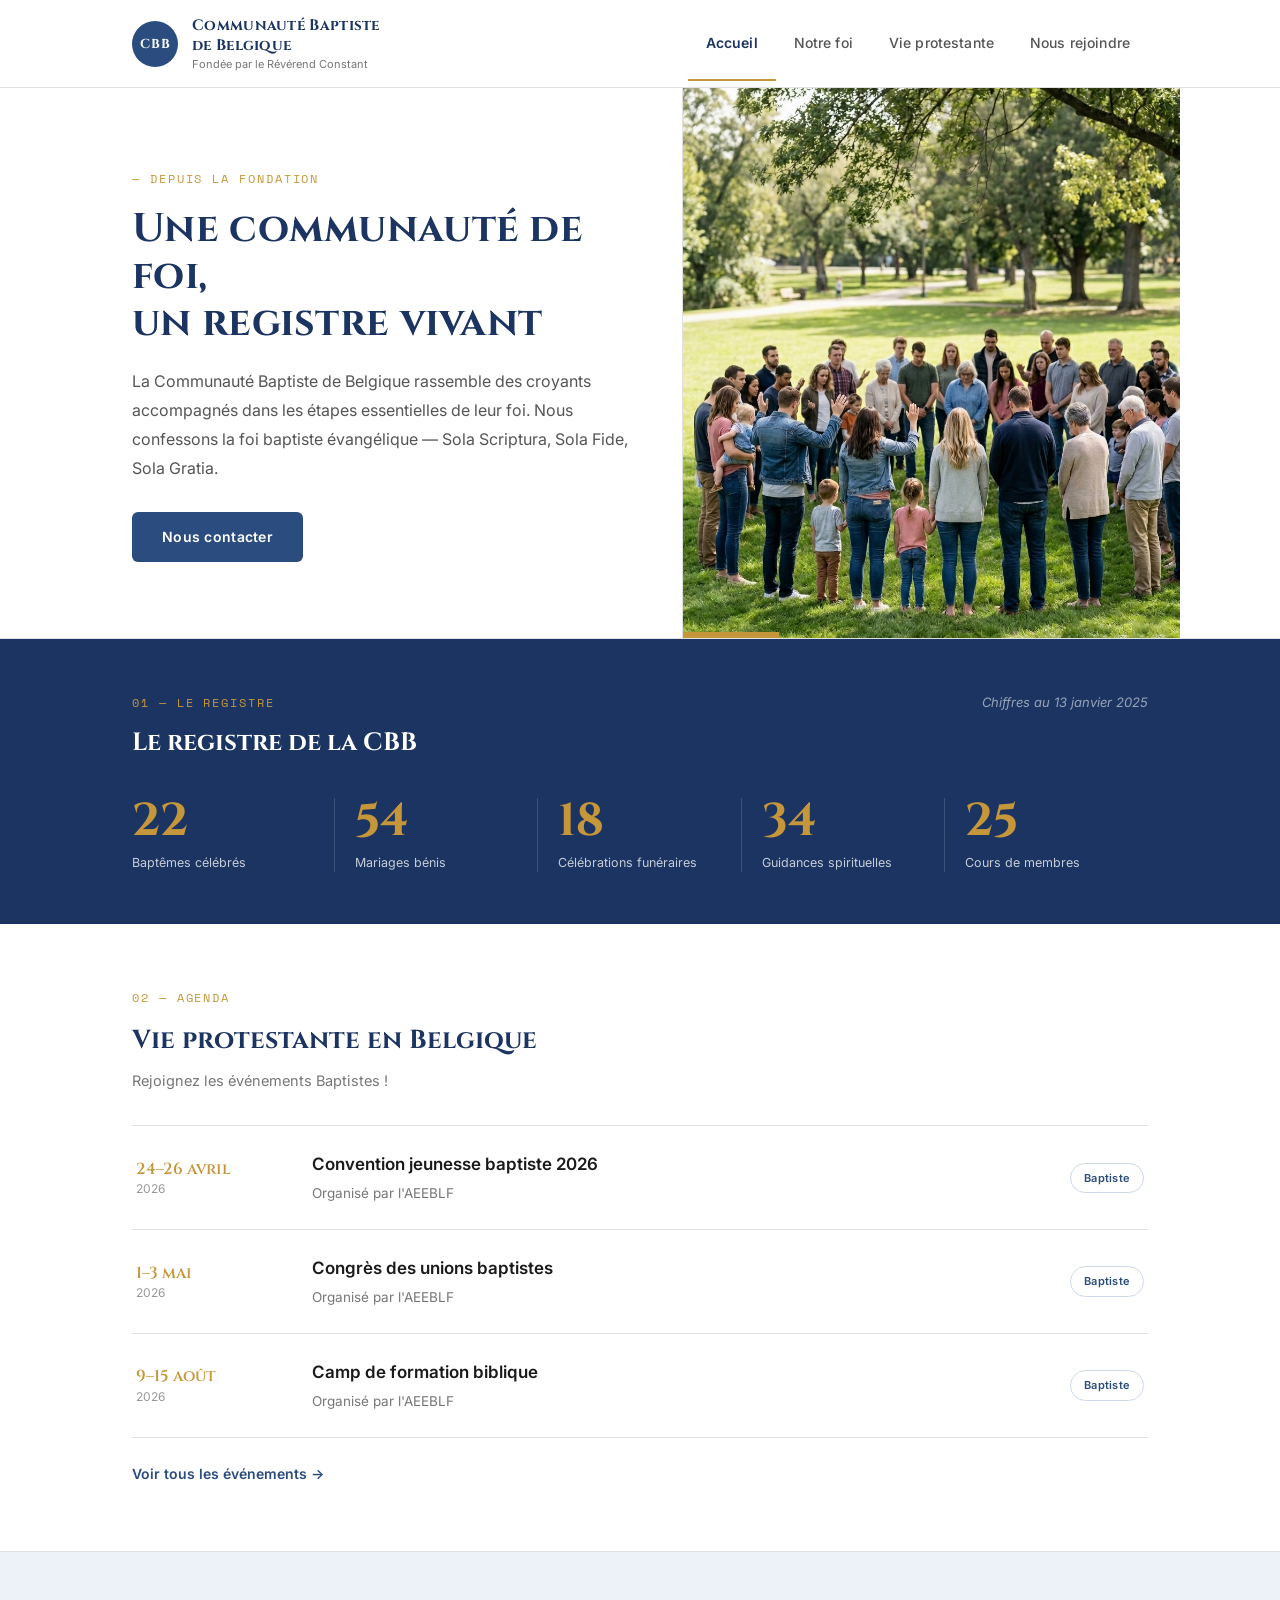
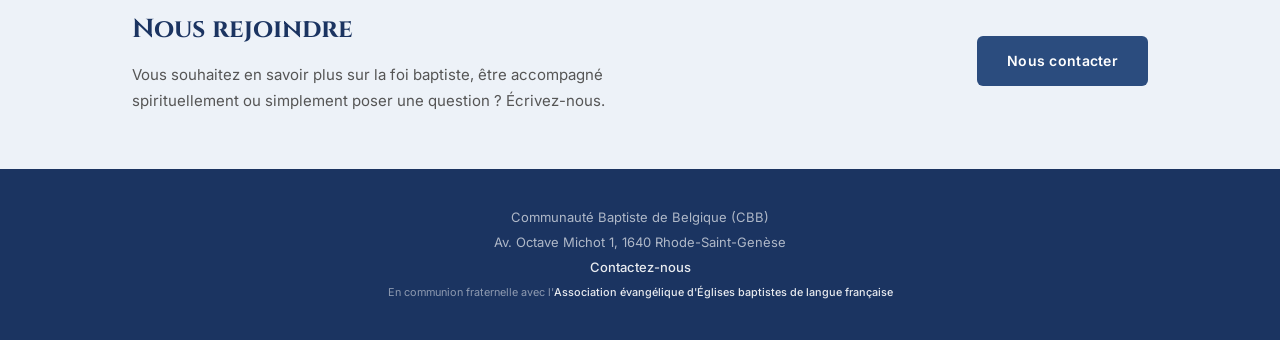
<file: index.html>
<!DOCTYPE html>
<html lang="fr">
<head>
  <meta charset="UTF-8">
  <meta name="viewport" content="width=device-width, initial-scale=1.0">
  <title>Communauté Baptiste de Belgique — Baptistes de Belgique</title>
  <meta name="description" content="La Communauté Baptiste de Belgique (CBB) — votre porte d'entrée vers le protestantisme baptiste en Belgique. Registre des célébrations, vie protestante, annuaire des églises.">
  <link rel="canonical" href="https://www.baptistesdebelgique.be/" />
  <link href="https://fonts.googleapis.com/css2?family=Cinzel:wght@400;500;600;700&family=Inter:wght@400;500;600;700&family=Space+Mono:wght@400;700&display=swap" rel="stylesheet">
  <link rel="stylesheet" href="style.css">
</head>
<body>

  <!-- ===== HEADER ===== -->
  <header class="site-header">
    <div class="header-inner">
      <a href="index.html" class="site-logo">
        <div class="logo-circle">CBB</div>
        <div class="logo-text">
          Communauté Baptiste<br>de Belgique
          <small>Fondée par le Révérend Constant</small>
        </div>
      </a>
      <button class="hamburger" onclick="document.querySelector('.main-nav').classList.toggle('open')" aria-label="Menu">
        <span></span><span></span><span></span>
      </button>
      <nav class="main-nav">
        <a href="index.html" class="active">Accueil</a>
        <a href="foi.html">Notre foi</a>
        <a href="vie-protestante.html">Vie protestante</a>
        <a href="contact.html">Nous rejoindre</a>
      </nav>
    </div>
  </header>

  <!-- ===== HERO ===== -->
  <section class="hero hero--split">
    <div class="hero-inner">
      <div class="hero-copy">
        <span class="eyebrow">— Depuis la fondation</span>
        <h1>Une communauté de foi,<br>un registre vivant</h1>
        <p>La Communauté Baptiste de Belgique rassemble des croyants accompagnés dans les étapes essentielles de leur foi. Nous confessons la foi baptiste évangélique — Sola Scriptura, Sola Fide, Sola Gratia.</p>
        <a href="contact.html" class="btn">Nous contacter</a>
      </div>
      <div class="hero-media">
        <img src="assemblee.jpg" alt="Assemblée de la Communauté Baptiste de Belgique réunie en plein air">
      </div>
    </div>
  </section>

  <!-- ===== REGISTRE ===== -->
  <section class="registre-band">
    <div class="band-inner">
      <div class="registre-head">
        <div>
          <span class="eyebrow">01 — Le registre</span>
          <h2>Le registre de la CBB</h2>
        </div>
        <div class="registre-date">Chiffres au 13 janvier 2025</div>
      </div>
      <div class="registre-row">
        <div class="registre-stat"><div class="nombre">22</div><div class="label">Baptêmes célébrés</div></div>
        <div class="registre-stat"><div class="nombre">54</div><div class="label">Mariages bénis</div></div>
        <div class="registre-stat"><div class="nombre">18</div><div class="label">Célébrations funéraires</div></div>
        <div class="registre-stat"><div class="nombre">34</div><div class="label">Guidances spirituelles</div></div>
        <div class="registre-stat"><div class="nombre">25</div><div class="label">Cours de membres</div></div>
      </div>
    </div>
  </section>

  <!-- ===== VIE PROTESTANTE (aperçu) ===== -->
  <section class="section">
    <div class="section-head">
      <span class="eyebrow">02 — Agenda</span>
      <h2 class="section-title">Vie protestante en Belgique</h2>
      <p class="section-subtitle">Rejoignez les événements Baptistes !</p>
    </div>

    <div class="event-list">
      <a href="https://associationbaptiste.org" target="_blank" rel="noopener" class="event-row">
        <div class="event-date">24–26 avril<span>2026</span></div>
        <div class="event-info">
          <h3>Convention jeunesse baptiste 2026</h3>
          <div class="event-meta">Organisé par l'AEEBLF</div>
        </div>
        <span class="event-badge">Baptiste</span>
      </a>
      <a href="https://associationbaptiste.org" target="_blank" rel="noopener" class="event-row">
        <div class="event-date">1–3 mai<span>2026</span></div>
        <div class="event-info">
          <h3>Congrès des unions baptistes</h3>
          <div class="event-meta">Organisé par l'AEEBLF</div>
        </div>
        <span class="event-badge">Baptiste</span>
      </a>
      <a href="https://associationbaptiste.org" target="_blank" rel="noopener" class="event-row">
        <div class="event-date">9–15 août<span>2026</span></div>
        <div class="event-info">
          <h3>Camp de formation biblique</h3>
          <div class="event-meta">Organisé par l'AEEBLF</div>
        </div>
        <span class="event-badge">Baptiste</span>
      </a>
    </div>

    <p class="section-more"><a href="vie-protestante.html">Voir tous les événements &rarr;</a></p>
  </section>

  <!-- ===== CTA NOUS REJOINDRE ===== -->
  <section class="cta-band">
    <div class="cta-inner">
      <div>
        <h3>Nous rejoindre</h3>
        <p>Vous souhaitez en savoir plus sur la foi baptiste, être accompagné spirituellement ou simplement poser une question ? Écrivez-nous.</p>
      </div>
      <a href="contact.html" class="btn">Nous contacter</a>
    </div>
  </section>

  <!-- ===== FOOTER ===== -->
  <footer class="site-footer">
    Communauté Baptiste de Belgique (CBB)<br>
    Av. Octave Michot 1, 1640 Rhode-Saint-Genèse<br>
    <a href="contact.html">Contactez-nous</a><br>
    <small>En communion fraternelle avec l'<a href="https://associationbaptiste.org" target="_blank" rel="noopener">Association évangélique d'Églises baptistes de langue française</a></small>
  </footer>

</body>
</html>
</file>
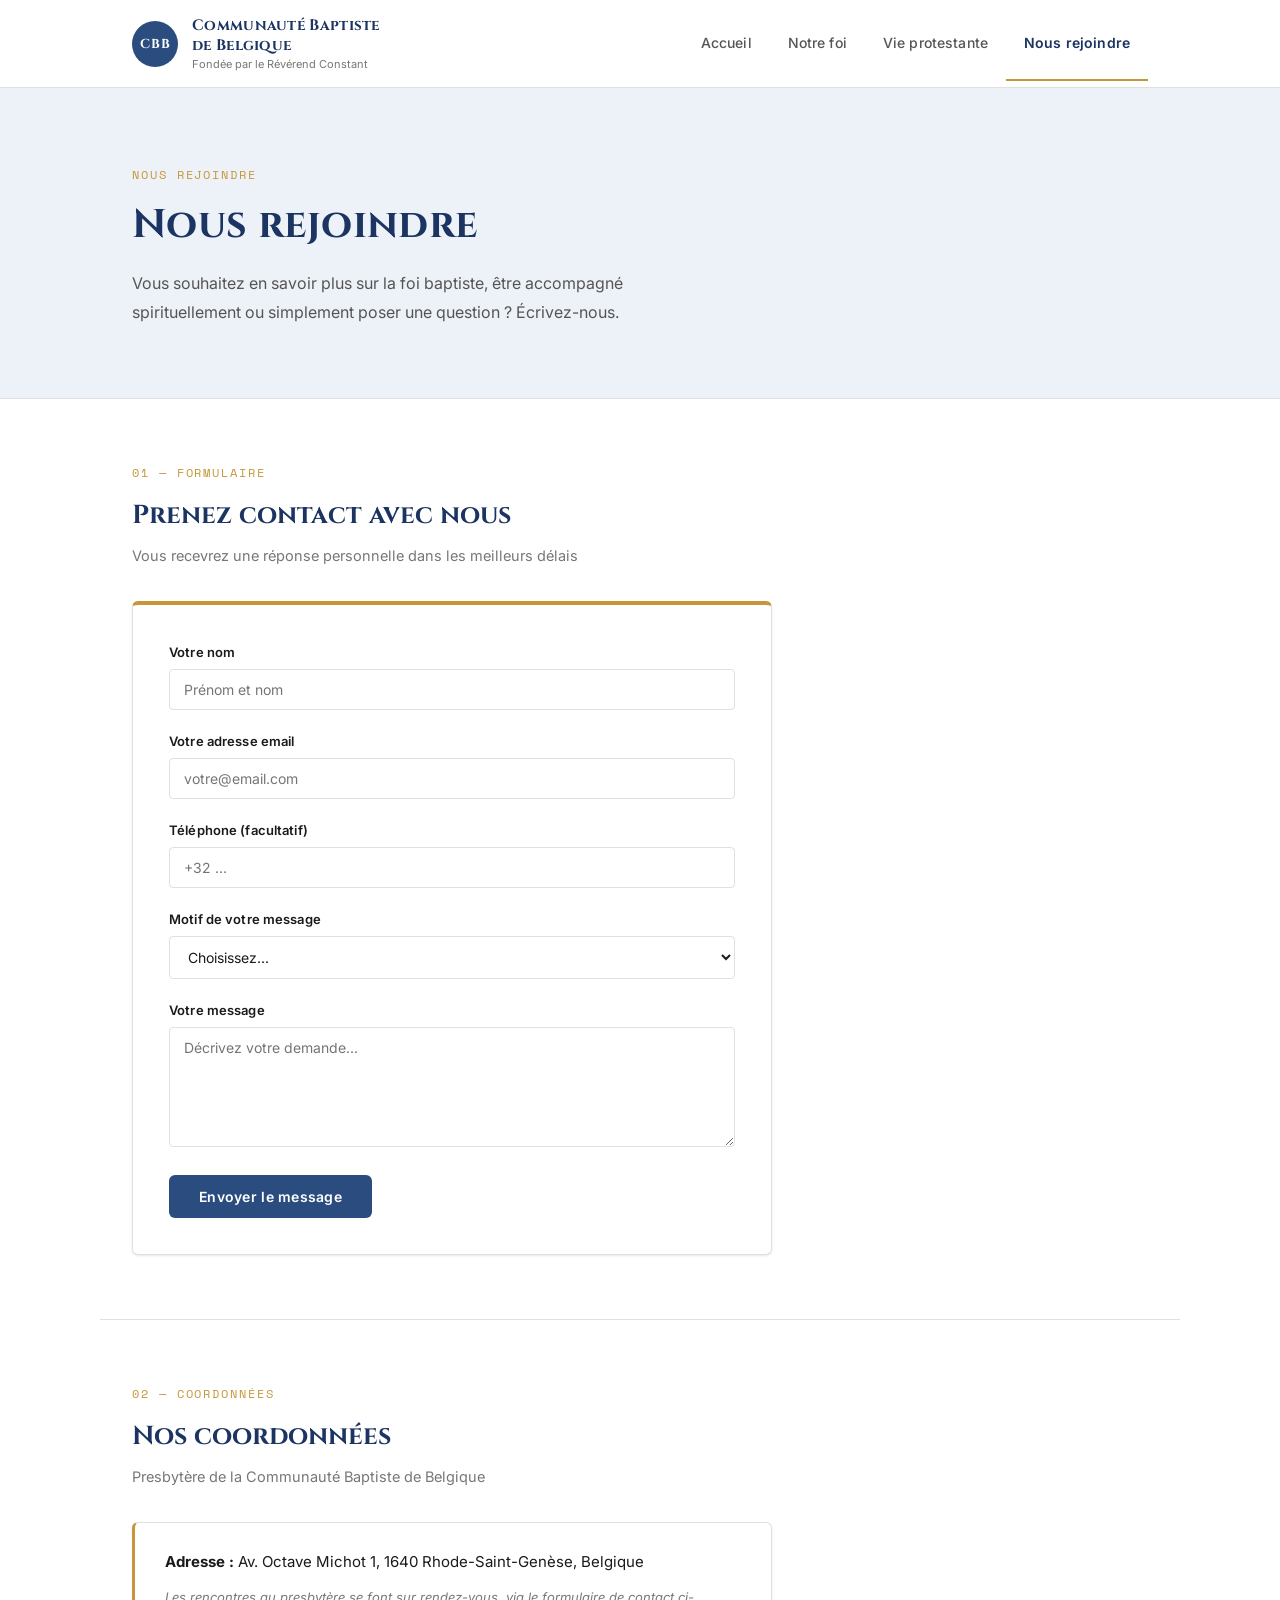
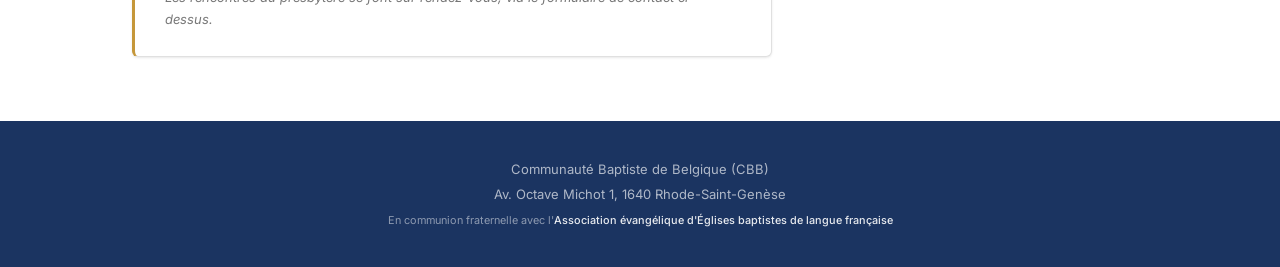
<file: contact.html>
<!DOCTYPE html>
<html lang="fr">
<head>
  <meta charset="UTF-8">
  <meta name="viewport" content="width=device-width, initial-scale=1.0">
  <title>Nous rejoindre — Communauté Baptiste de Belgique</title>
  <meta name="description" content="Contactez la Communauté Baptiste de Belgique. Vous souhaitez en savoir plus sur la foi baptiste, être accompagné spirituellement ou rejoindre notre communauté ?">
  <link rel="canonical" href="https://www.baptistesdebelgique.be/contact.html" />
  <link href="https://fonts.googleapis.com/css2?family=Cinzel:wght@400;500;600;700&family=Inter:wght@400;500;600;700&family=Space+Mono:wght@400;700&display=swap" rel="stylesheet">
  <link rel="stylesheet" href="style.css">
</head>
<body>

  <!-- ===== HEADER ===== -->
  <header class="site-header">
    <div class="header-inner">
      <a href="index.html" class="site-logo">
        <div class="logo-circle">CBB</div>
        <div class="logo-text">
          Communauté Baptiste<br>de Belgique
          <small>Fondée par le Révérend Constant</small>
        </div>
      </a>
      <button class="hamburger" onclick="document.querySelector('.main-nav').classList.toggle('open')" aria-label="Menu">
        <span></span><span></span><span></span>
      </button>
      <nav class="main-nav">
        <a href="index.html">Accueil</a>
        <a href="foi.html">Notre foi</a>
        <a href="vie-protestante.html">Vie protestante</a>
        <a href="contact.html" class="active">Nous rejoindre</a>
      </nav>
    </div>
  </header>

  <!-- ===== HERO ===== -->
  <section class="hero">
    <div class="hero-inner">
      <span class="eyebrow">Nous rejoindre</span>
      <h1>Nous rejoindre</h1>
      <p>Vous souhaitez en savoir plus sur la foi baptiste, être accompagné spirituellement ou simplement poser une question ? Écrivez-nous.</p>
    </div>
  </section>

  <!-- ===== FORMULAIRE ===== -->
  <section class="section">
    <div class="section-head">
      <span class="eyebrow">01 — Formulaire</span>
      <h2 class="section-title">Prenez contact avec nous</h2>
      <p class="section-subtitle">Vous recevrez une réponse personnelle dans les meilleurs délais</p>
    </div>

    <!-- Formulaire Formspree (gratuit jusqu'a 50 envois/mois).
         Vérifier que l'attribut action ci-dessous pointe vers le bon endpoint Formspree. -->
    <form class="contact-form" action="https://formspree.io/f/VOTRE_ID_FORMSPREE" method="POST">

      <div class="form-group">
        <label for="nom">Votre nom</label>
        <input type="text" id="nom" name="nom" required placeholder="Prénom et nom">
      </div>

      <div class="form-group">
        <label for="email">Votre adresse email</label>
        <input type="email" id="email" name="email" required placeholder="votre@email.com">
      </div>

      <div class="form-group">
        <label for="telephone">Téléphone (facultatif)</label>
        <input type="tel" id="telephone" name="telephone" placeholder="+32 ...">
      </div>

      <div class="form-group">
        <label for="motif">Motif de votre message</label>
        <select id="motif" name="motif" required>
          <option value="" disabled selected>Choisissez...</option>
          <option value="information">Je souhaite en savoir plus sur la CBB</option>
          <option value="accompagnement">Je cherche un accompagnement spirituel</option>
          <option value="eglise">Je cherche une église protestante en Belgique</option>
          <option value="autre">Autre</option>
        </select>
      </div>

      <div class="form-group">
        <label for="message">Votre message</label>
        <textarea id="message" name="message" required placeholder="Décrivez votre demande..."></textarea>
      </div>

      <input type="hidden" name="_subject" value="Nouveau message depuis baptistesdebelgique.be">
      <input type="hidden" name="_next" value="https://www.baptistesdebelgique.be/merci.html">

      <button type="submit" class="form-submit">Envoyer le message</button>
    </form>
  </section>

  <hr class="section-divider">

  <!-- ===== COORDONNÉES ===== -->
  <section class="section">
    <div class="section-head">
      <span class="eyebrow">02 — Coordonnées</span>
      <h2 class="section-title">Nos coordonnées</h2>
      <p class="section-subtitle">Presbytère de la Communauté Baptiste de Belgique</p>
    </div>

    <div class="info-card">
      <p><strong>Adresse :</strong> Av. Octave Michot 1, 1640 Rhode-Saint-Genèse, Belgique</p>
      <p style="margin-top: 12px; font-size: 13px; color: #777; font-style: italic;">Les rencontres au presbytère se font sur rendez-vous, via le formulaire de contact ci-dessus.</p>
    </div>
  </section>

  <!-- ===== FOOTER ===== -->
  <footer class="site-footer">
    Communauté Baptiste de Belgique (CBB)<br>
    Av. Octave Michot 1, 1640 Rhode-Saint-Genèse<br>
    <small>En communion fraternelle avec l'<a href="https://associationbaptiste.org" target="_blank" rel="noopener">Association évangélique d'Églises baptistes de langue française</a></small>
  </footer>

</body>
</html>
</file>
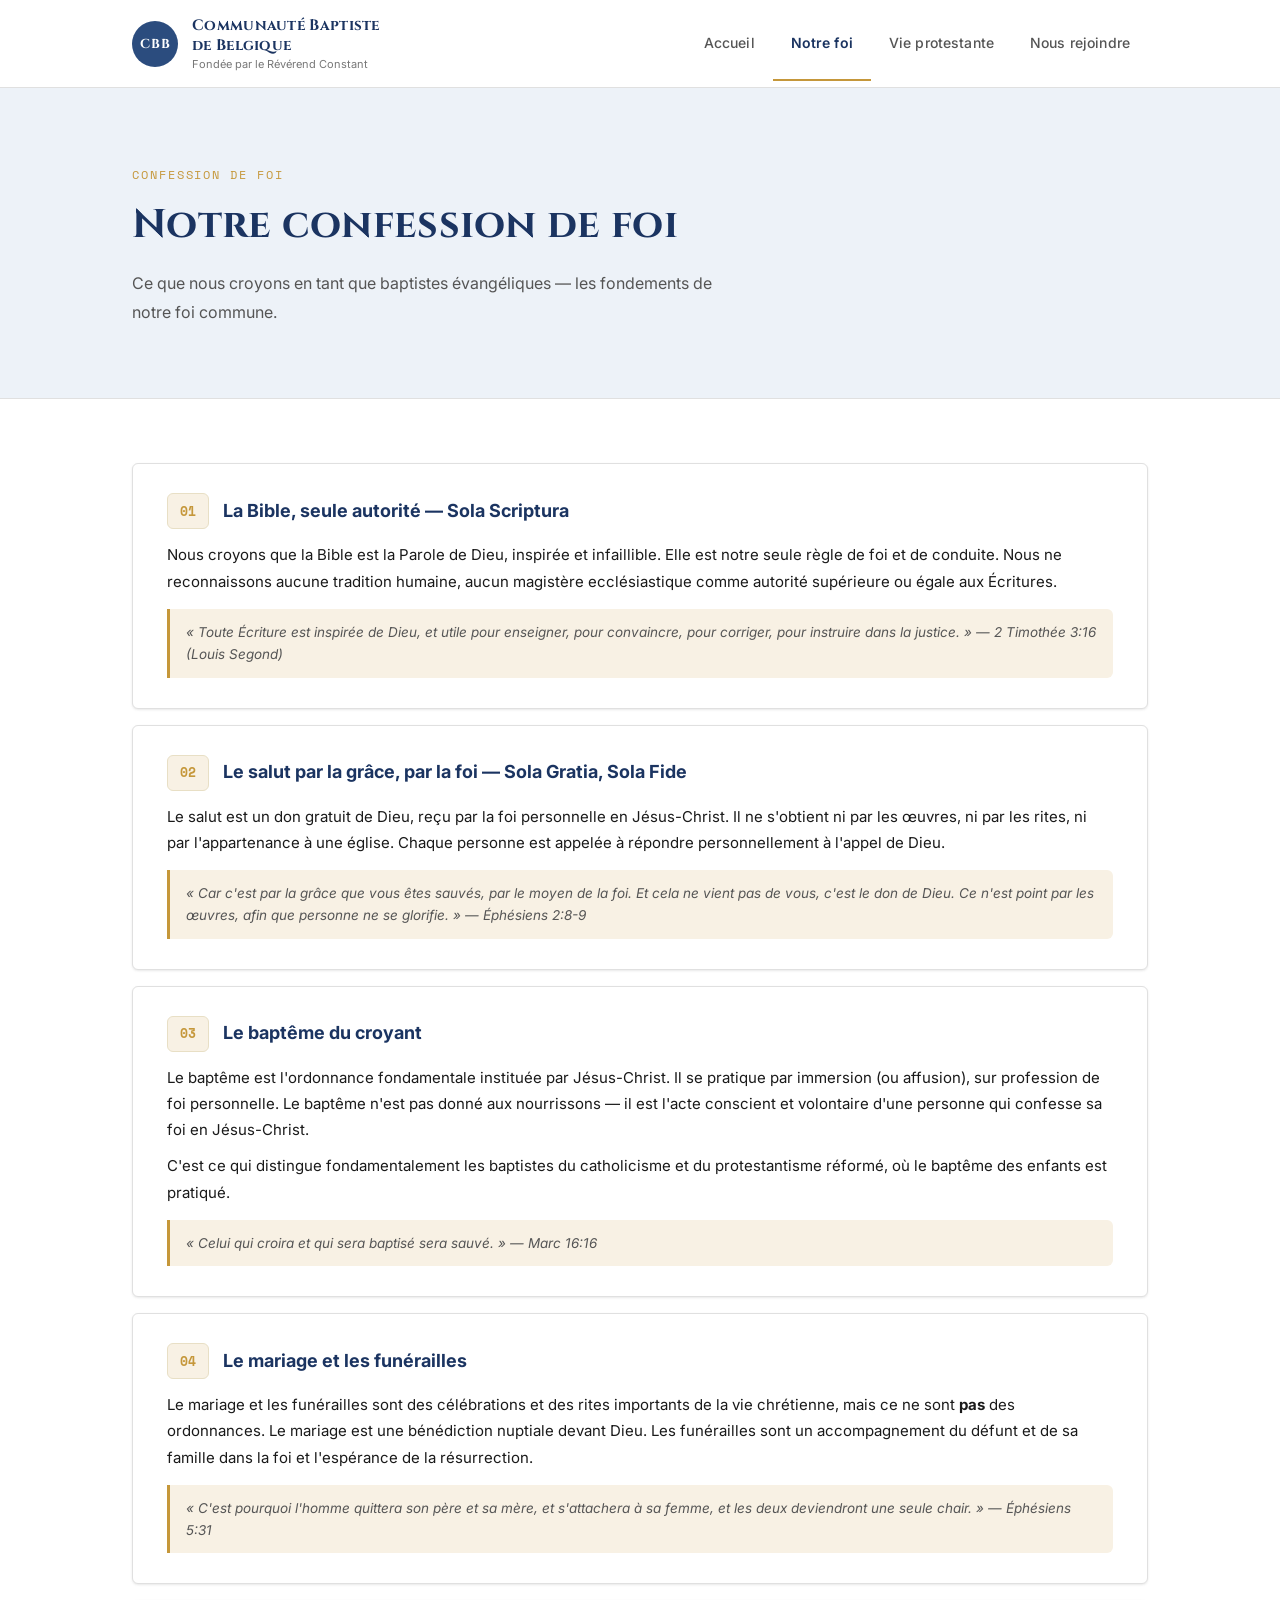
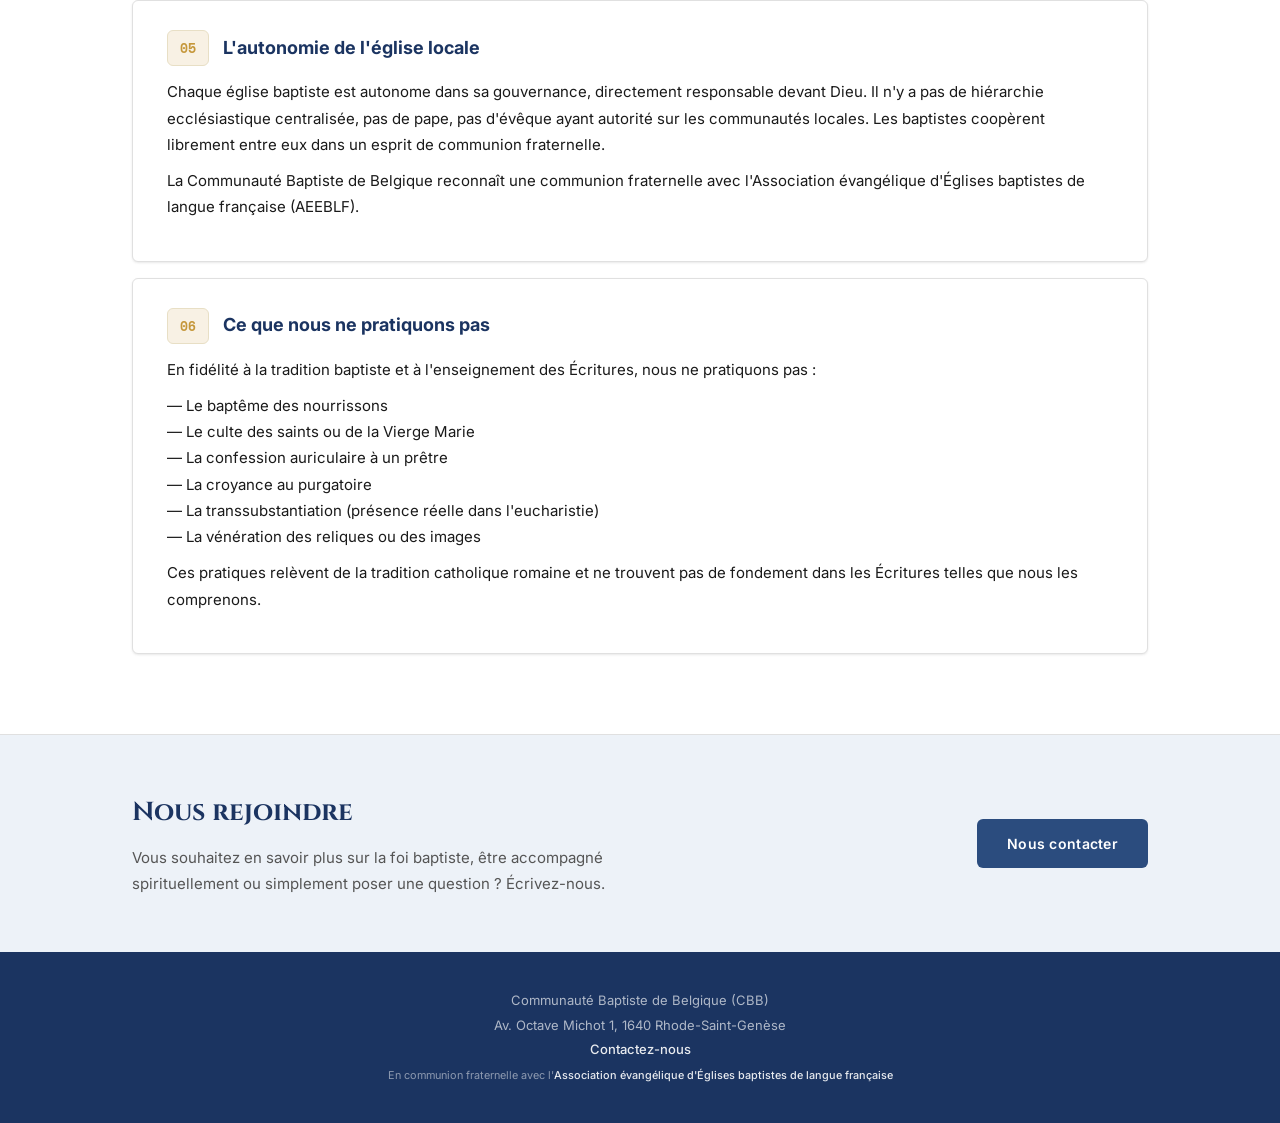
<file: foi.html>
<!DOCTYPE html>
<html lang="fr">
<head>
  <meta charset="UTF-8">
  <meta name="viewport" content="width=device-width, initial-scale=1.0">
  <title>Notre foi — Communauté Baptiste de Belgique</title>
  <meta name="description" content="Confession de foi de la Communauté Baptiste de Belgique : ce que croient les baptistes, les fondements de la foi évangélique, Sola Scriptura, le baptême par immersion.">
  <link rel="canonical" href="https://www.baptistesdebelgique.be/foi.html" />
  <link href="https://fonts.googleapis.com/css2?family=Cinzel:wght@400;500;600;700&family=Inter:wght@400;500;600;700&family=Space+Mono:wght@400;700&display=swap" rel="stylesheet">
  <link rel="stylesheet" href="style.css">
</head>
<body>

  <!-- ===== HEADER ===== -->
  <header class="site-header">
    <div class="header-inner">
      <a href="index.html" class="site-logo">
        <div class="logo-circle">CBB</div>
        <div class="logo-text">
          Communauté Baptiste<br>de Belgique
          <small>Fondée par le Révérend Constant</small>
        </div>
      </a>
      <button class="hamburger" onclick="document.querySelector('.main-nav').classList.toggle('open')" aria-label="Menu">
        <span></span><span></span><span></span>
      </button>
      <nav class="main-nav">
        <a href="index.html">Accueil</a>
        <a href="foi.html" class="active">Notre foi</a>
        <a href="vie-protestante.html">Vie protestante</a>
        <a href="contact.html">Nous rejoindre</a>
      </nav>
    </div>
  </header>

  <!-- ===== HERO ===== -->
  <section class="hero">
    <div class="hero-inner">
      <span class="eyebrow">Confession de foi</span>
      <h1>Notre confession de foi</h1>
      <p>Ce que nous croyons en tant que baptistes évangéliques — les fondements de notre foi commune.</p>
    </div>
  </section>

  <!-- ===== CONTENU ===== -->
  <section class="section">
    <div class="foi-list">

      <div class="foi-article">
        <h3>La Bible, seule autorité — Sola Scriptura</h3>
        <p>Nous croyons que la Bible est la Parole de Dieu, inspirée et infaillible. Elle est notre seule règle de foi et de conduite. Nous ne reconnaissons aucune tradition humaine, aucun magistère ecclésiastique comme autorité supérieure ou égale aux Écritures.</p>
        <div class="verset">« Toute Écriture est inspirée de Dieu, et utile pour enseigner, pour convaincre, pour corriger, pour instruire dans la justice. » — 2 Timothée 3:16 (Louis Segond)</div>
      </div>

      <div class="foi-article">
        <h3>Le salut par la grâce, par la foi — Sola Gratia, Sola Fide</h3>
        <p>Le salut est un don gratuit de Dieu, reçu par la foi personnelle en Jésus-Christ. Il ne s'obtient ni par les œuvres, ni par les rites, ni par l'appartenance à une église. Chaque personne est appelée à répondre personnellement à l'appel de Dieu.</p>
        <div class="verset">« Car c'est par la grâce que vous êtes sauvés, par le moyen de la foi. Et cela ne vient pas de vous, c'est le don de Dieu. Ce n'est point par les œuvres, afin que personne ne se glorifie. » — Éphésiens 2:8-9</div>
      </div>

      <div class="foi-article">
        <h3>Le baptême du croyant</h3>
        <p>Le baptême est l'ordonnance fondamentale instituée par Jésus-Christ. Il se pratique par immersion (ou affusion), sur profession de foi personnelle. Le baptême n'est pas donné aux nourrissons — il est l'acte conscient et volontaire d'une personne qui confesse sa foi en Jésus-Christ.</p>
        <p>C'est ce qui distingue fondamentalement les baptistes du catholicisme et du protestantisme réformé, où le baptême des enfants est pratiqué.</p>
        <div class="verset">« Celui qui croira et qui sera baptisé sera sauvé. » — Marc 16:16</div>
      </div>

      <div class="foi-article">
        <h3>Le mariage et les funérailles</h3>
        <p>Le mariage et les funérailles sont des célébrations et des rites importants de la vie chrétienne, mais ce ne sont <strong>pas</strong> des ordonnances. Le mariage est une bénédiction nuptiale devant Dieu. Les funérailles sont un accompagnement du défunt et de sa famille dans la foi et l'espérance de la résurrection.</p>
        <div class="verset">« C'est pourquoi l'homme quittera son père et sa mère, et s'attachera à sa femme, et les deux deviendront une seule chair. » — Éphésiens 5:31</div>
      </div>

      <div class="foi-article">
        <h3>L'autonomie de l'église locale</h3>
        <p>Chaque église baptiste est autonome dans sa gouvernance, directement responsable devant Dieu. Il n'y a pas de hiérarchie ecclésiastique centralisée, pas de pape, pas d'évêque ayant autorité sur les communautés locales. Les baptistes coopèrent librement entre eux dans un esprit de communion fraternelle.</p>
        <p>La Communauté Baptiste de Belgique reconnaît une communion fraternelle avec l'Association évangélique d'Églises baptistes de langue française (AEEBLF).</p>
      </div>

      <div class="foi-article">
        <h3>Ce que nous ne pratiquons pas</h3>
        <p>En fidélité à la tradition baptiste et à l'enseignement des Écritures, nous ne pratiquons pas :</p>
        <p>— Le baptême des nourrissons<br>
        — Le culte des saints ou de la Vierge Marie<br>
        — La confession auriculaire à un prêtre<br>
        — La croyance au purgatoire<br>
        — La transsubstantiation (présence réelle dans l'eucharistie)<br>
        — La vénération des reliques ou des images</p>
        <p>Ces pratiques relèvent de la tradition catholique romaine et ne trouvent pas de fondement dans les Écritures telles que nous les comprenons.</p>
      </div>

    </div>
  </section>

  <!-- ===== CTA NOUS REJOINDRE ===== -->
  <section class="cta-band">
    <div class="cta-inner">
      <div>
        <h3>Nous rejoindre</h3>
        <p>Vous souhaitez en savoir plus sur la foi baptiste, être accompagné spirituellement ou simplement poser une question ? Écrivez-nous.</p>
      </div>
      <a href="contact.html" class="btn">Nous contacter</a>
    </div>
  </section>

  <!-- ===== FOOTER ===== -->
  <footer class="site-footer">
    Communauté Baptiste de Belgique (CBB)<br>
    Av. Octave Michot 1, 1640 Rhode-Saint-Genèse<br>
    <a href="contact.html">Contactez-nous</a><br>
    <small>En communion fraternelle avec l'<a href="https://associationbaptiste.org" target="_blank" rel="noopener">Association évangélique d'Églises baptistes de langue française</a></small>
  </footer>

</body>
</html>
</file>
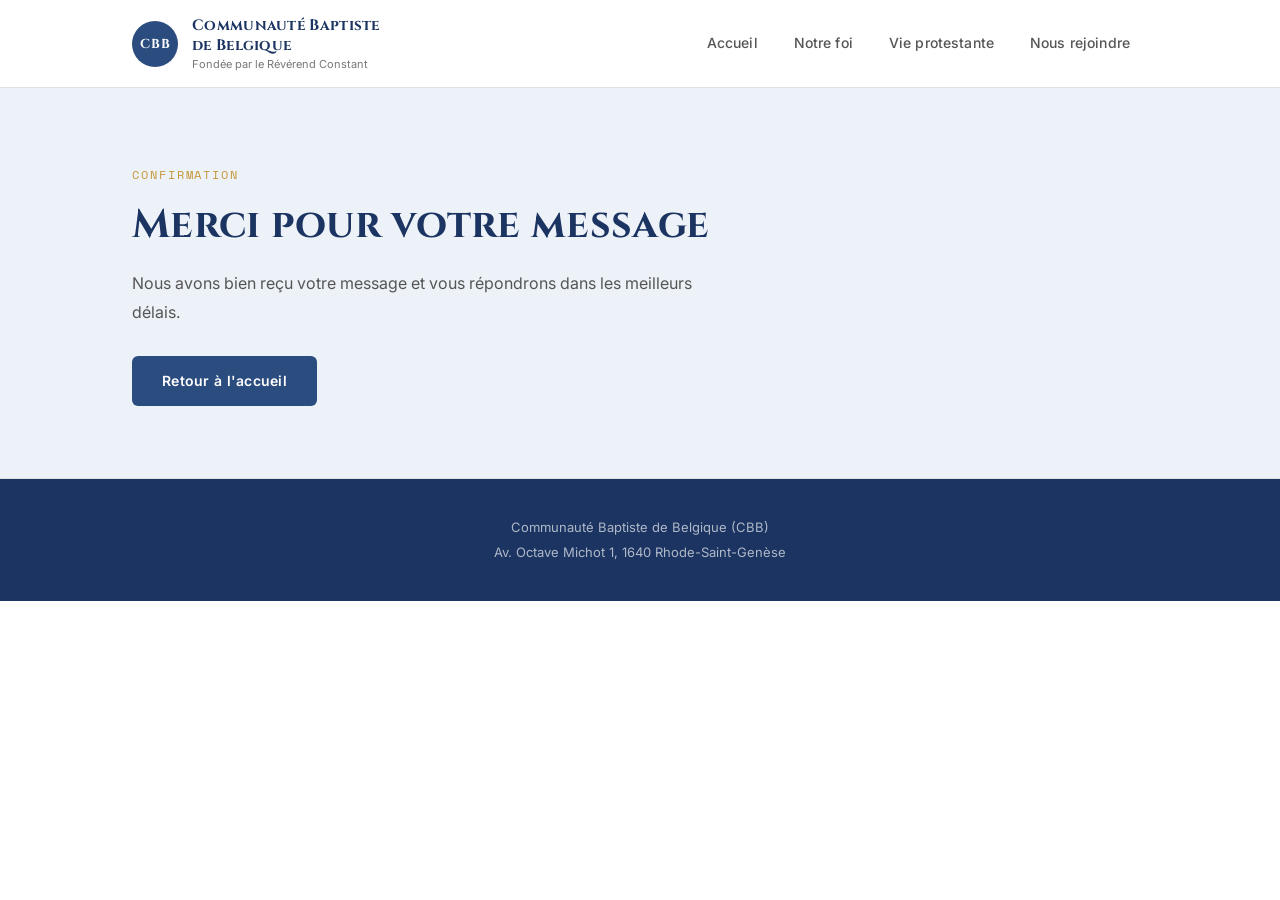
<file: merci.html>
<!DOCTYPE html>
<html lang="fr">
<head>
  <meta charset="UTF-8">
  <meta name="viewport" content="width=device-width, initial-scale=1.0">
  <title>Message envoyé — Communauté Baptiste de Belgique</title>
  <link href="https://fonts.googleapis.com/css2?family=Cinzel:wght@400;500;600;700&family=Inter:wght@400;500;600;700&family=Space+Mono:wght@400;700&display=swap" rel="stylesheet">
  <link rel="stylesheet" href="style.css">
</head>
<body>

  <!-- ===== HEADER ===== -->
  <header class="site-header">
    <div class="header-inner">
      <a href="index.html" class="site-logo">
        <div class="logo-circle">CBB</div>
        <div class="logo-text">
          Communauté Baptiste<br>de Belgique
          <small>Fondée par le Révérend Constant</small>
        </div>
      </a>
      <button class="hamburger" onclick="document.querySelector('.main-nav').classList.toggle('open')" aria-label="Menu">
        <span></span><span></span><span></span>
      </button>
      <nav class="main-nav">
        <a href="index.html">Accueil</a>
        <a href="foi.html">Notre foi</a>
        <a href="vie-protestante.html">Vie protestante</a>
        <a href="contact.html">Nous rejoindre</a>
      </nav>
    </div>
  </header>

  <!-- ===== CONFIRMATION ===== -->
  <section class="hero">
    <div class="hero-inner">
      <span class="eyebrow">Confirmation</span>
      <h1>Merci pour votre message</h1>
      <p>Nous avons bien reçu votre message et vous répondrons dans les meilleurs délais.</p>
      <a href="index.html" class="btn">Retour à l'accueil</a>
    </div>
  </section>

  <!-- ===== FOOTER ===== -->
  <footer class="site-footer">
    Communauté Baptiste de Belgique (CBB)<br>
    Av. Octave Michot 1, 1640 Rhode-Saint-Genèse
  </footer>

</body>
</html>
</file>
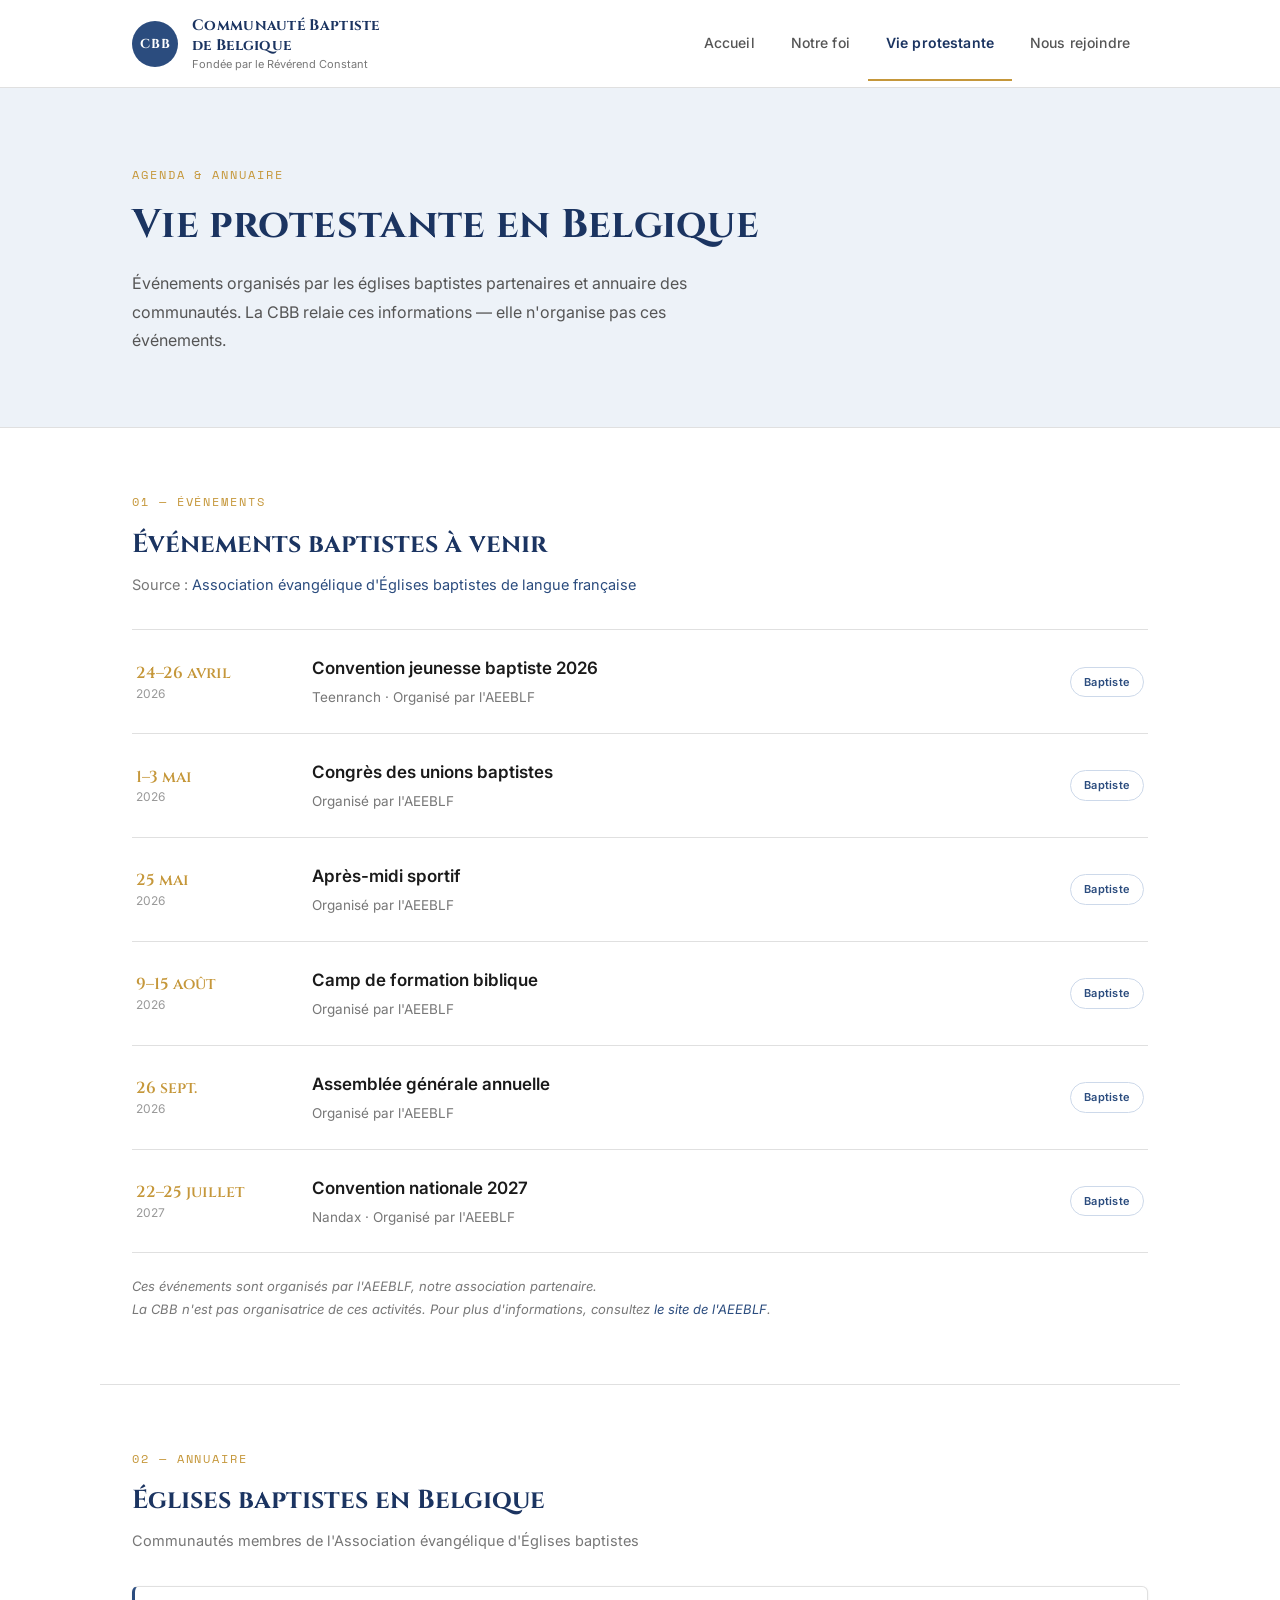
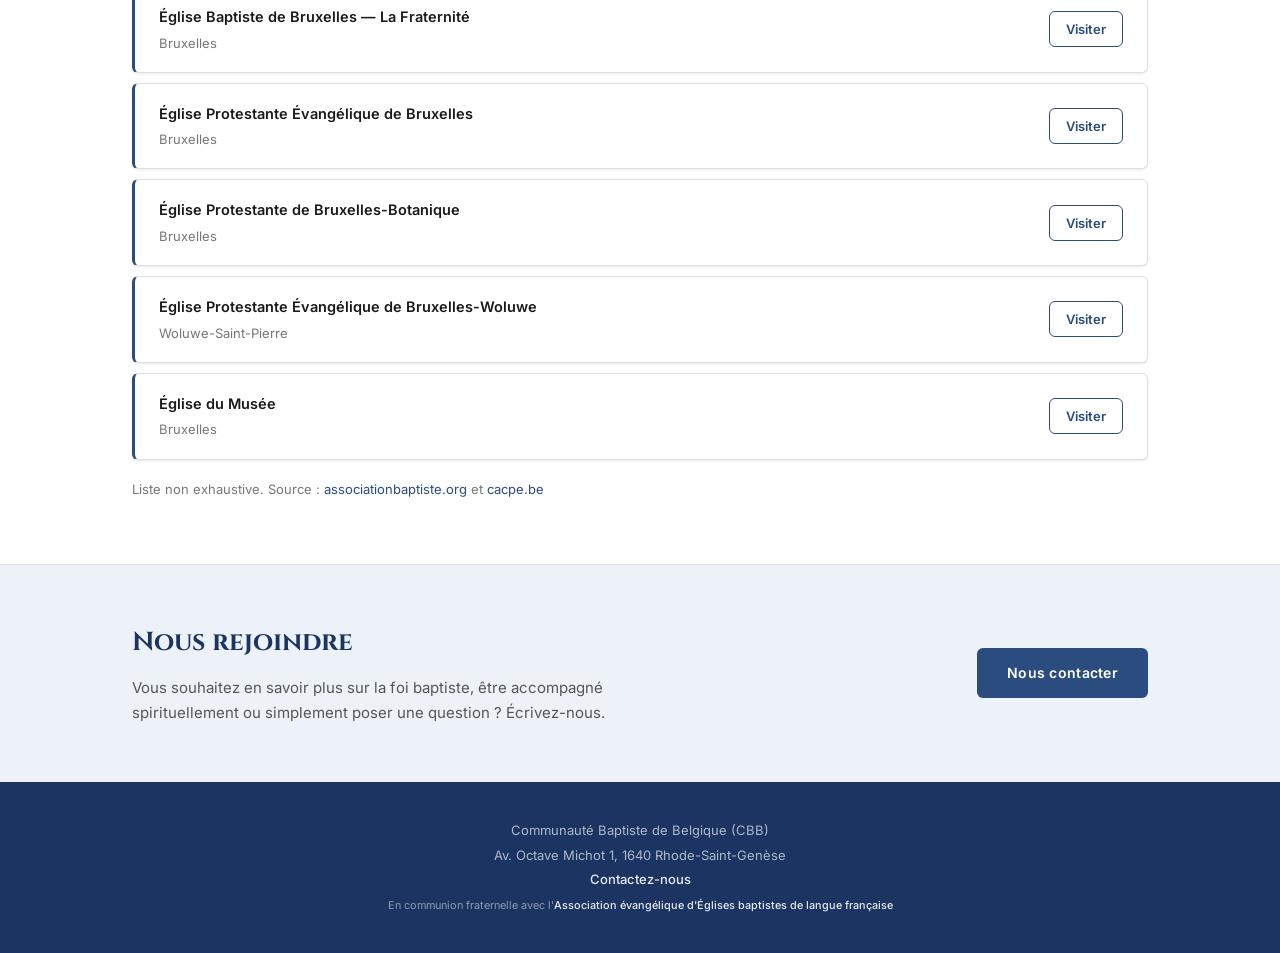
<file: vie-protestante.html>
<!DOCTYPE html>
<html lang="fr">
<head>
  <meta charset="UTF-8">
  <meta name="viewport" content="width=device-width, initial-scale=1.0">
  <title>Vie protestante en Belgique — Communauté Baptiste de Belgique</title>
  <meta name="description" content="Événements et activités des églises baptistes et protestantes en Belgique. Annuaire des églises baptistes francophones.">
  <link rel="canonical" href="https://www.baptistesdebelgique.be/vie-protestante.html" />
  <link href="https://fonts.googleapis.com/css2?family=Cinzel:wght@400;500;600;700&family=Inter:wght@400;500;600;700&family=Space+Mono:wght@400;700&display=swap" rel="stylesheet">
  <link rel="stylesheet" href="style.css">
</head>
<body>

  <!-- ===== HEADER ===== -->
  <header class="site-header">
    <div class="header-inner">
      <a href="index.html" class="site-logo">
        <div class="logo-circle">CBB</div>
        <div class="logo-text">
          Communauté Baptiste<br>de Belgique
          <small>Fondée par le Révérend Constant</small>
        </div>
      </a>
      <button class="hamburger" onclick="document.querySelector('.main-nav').classList.toggle('open')" aria-label="Menu">
        <span></span><span></span><span></span>
      </button>
      <nav class="main-nav">
        <a href="index.html">Accueil</a>
        <a href="foi.html">Notre foi</a>
        <a href="vie-protestante.html" class="active">Vie protestante</a>
        <a href="contact.html">Nous rejoindre</a>
      </nav>
    </div>
  </header>

  <!-- ===== HERO ===== -->
  <section class="hero">
    <div class="hero-inner">
      <span class="eyebrow">Agenda &amp; annuaire</span>
      <h1>Vie protestante en Belgique</h1>
      <p>Événements organisés par les églises baptistes partenaires et annuaire des communautés. La CBB relaie ces informations — elle n'organise pas ces événements.</p>
    </div>
  </section>

  <!-- ===== ÉVÉNEMENTS ===== -->
  <section class="section">
    <div class="section-head">
      <span class="eyebrow">01 — Événements</span>
      <h2 class="section-title">Événements baptistes à venir</h2>
      <p class="section-subtitle">Source : <a href="https://associationbaptiste.org/Agenda.php" target="_blank" rel="noopener" style="color: #2B4C7E;">Association évangélique d'Églises baptistes de langue française</a></p>
    </div>

    <div class="event-list">
      <a href="https://associationbaptiste.org" target="_blank" rel="noopener" class="event-row">
        <div class="event-date">24–26 avril<span>2026</span></div>
        <div class="event-info">
          <h3>Convention jeunesse baptiste 2026</h3>
          <div class="event-meta">Teenranch &middot; Organisé par l'AEEBLF</div>
        </div>
        <span class="event-badge">Baptiste</span>
      </a>

      <a href="https://associationbaptiste.org" target="_blank" rel="noopener" class="event-row">
        <div class="event-date">1–3 mai<span>2026</span></div>
        <div class="event-info">
          <h3>Congrès des unions baptistes</h3>
          <div class="event-meta">Organisé par l'AEEBLF</div>
        </div>
        <span class="event-badge">Baptiste</span>
      </a>

      <a href="https://associationbaptiste.org" target="_blank" rel="noopener" class="event-row">
        <div class="event-date">25 mai<span>2026</span></div>
        <div class="event-info">
          <h3>Après-midi sportif</h3>
          <div class="event-meta">Organisé par l'AEEBLF</div>
        </div>
        <span class="event-badge">Baptiste</span>
      </a>

      <a href="https://associationbaptiste.org" target="_blank" rel="noopener" class="event-row">
        <div class="event-date">9–15 août<span>2026</span></div>
        <div class="event-info">
          <h3>Camp de formation biblique</h3>
          <div class="event-meta">Organisé par l'AEEBLF</div>
        </div>
        <span class="event-badge">Baptiste</span>
      </a>

      <a href="https://associationbaptiste.org" target="_blank" rel="noopener" class="event-row">
        <div class="event-date">26 sept.<span>2026</span></div>
        <div class="event-info">
          <h3>Assemblée générale annuelle</h3>
          <div class="event-meta">Organisé par l'AEEBLF</div>
        </div>
        <span class="event-badge">Baptiste</span>
      </a>

      <a href="https://associationbaptiste.org" target="_blank" rel="noopener" class="event-row">
        <div class="event-date">22–25 juillet<span>2027</span></div>
        <div class="event-info">
          <h3>Convention nationale 2027</h3>
          <div class="event-meta">Nandax &middot; Organisé par l'AEEBLF</div>
        </div>
        <span class="event-badge">Baptiste</span>
      </a>
    </div>

    <p style="margin-top: 22px; font-size: 13px; color: #777; font-style: italic;">
      Ces événements sont organisés par l'AEEBLF, notre association partenaire.<br>
      La CBB n'est pas organisatrice de ces activités. Pour plus d'informations, consultez <a href="https://associationbaptiste.org/Agenda.php" target="_blank" rel="noopener" style="color: #2B4C7E;">le site de l'AEEBLF</a>.
    </p>
  </section>

  <hr class="section-divider">

  <!-- ===== ANNUAIRE DES ÉGLISES ===== -->
  <section class="section">
    <div class="section-head">
      <span class="eyebrow">02 — Annuaire</span>
      <h2 class="section-title">Églises baptistes en Belgique</h2>
      <p class="section-subtitle">Communautés membres de l'Association évangélique d'Églises baptistes</p>
    </div>

    <div class="eglise-list">
      <div class="eglise-item">
        <div>
          <div class="nom">Église Baptiste de Bruxelles — La Fraternité</div>
          <div class="ville">Bruxelles</div>
        </div>
        <a href="https://epblafraternite.be/" target="_blank" rel="noopener" class="lien">Visiter</a>
      </div>

      <div class="eglise-item">
        <div>
          <div class="nom">Église Protestante Évangélique de Bruxelles</div>
          <div class="ville">Bruxelles</div>
        </div>
        <a href="https://www.epebruxelles.be/" target="_blank" rel="noopener" class="lien">Visiter</a>
      </div>

      <div class="eglise-item">
        <div>
          <div class="nom">Église Protestante de Bruxelles-Botanique</div>
          <div class="ville">Bruxelles</div>
        </div>
        <a href="https://www.protestants-botanique.be/" target="_blank" rel="noopener" class="lien">Visiter</a>
      </div>

      <div class="eglise-item">
        <div>
          <div class="nom">Église Protestante Évangélique de Bruxelles-Woluwe</div>
          <div class="ville">Woluwe-Saint-Pierre</div>
        </div>
        <a href="https://www.protestants-bruxelles.be/" target="_blank" rel="noopener" class="lien">Visiter</a>
      </div>

      <div class="eglise-item">
        <div>
          <div class="nom">Église du Musée</div>
          <div class="ville">Bruxelles</div>
        </div>
        <a href="https://www.eglisedumusee.be/" target="_blank" rel="noopener" class="lien">Visiter</a>
      </div>
    </div>

    <p style="margin-top: 18px; font-size: 13px; color: #777;">
      Liste non exhaustive. Source : <a href="https://associationbaptiste.org/eglises-de-belgique/" target="_blank" rel="noopener" style="color: #2B4C7E;">associationbaptiste.org</a> et <a href="https://cacpe.be/annuaires/lieux-de-culte/" target="_blank" rel="noopener" style="color: #2B4C7E;">cacpe.be</a>
    </p>
  </section>

  <!-- ===== CTA NOUS REJOINDRE ===== -->
  <section class="cta-band">
    <div class="cta-inner">
      <div>
        <h3>Nous rejoindre</h3>
        <p>Vous souhaitez en savoir plus sur la foi baptiste, être accompagné spirituellement ou simplement poser une question ? Écrivez-nous.</p>
      </div>
      <a href="contact.html" class="btn">Nous contacter</a>
    </div>
  </section>

  <!-- ===== FOOTER ===== -->
  <footer class="site-footer">
    Communauté Baptiste de Belgique (CBB)<br>
    Av. Octave Michot 1, 1640 Rhode-Saint-Genèse<br>
    <a href="contact.html">Contactez-nous</a><br>
    <small>En communion fraternelle avec l'<a href="https://associationbaptiste.org" target="_blank" rel="noopener">Association évangélique d'Églises baptistes de langue française</a></small>
  </footer>

</body>
</html>
</file>
<file: style.css>
/* ============================================
   COMMUNAUTÉ BAPTISTE DE BELGIQUE — style.css
   Site : baptistesdebelgique.be — Hébergé sur GitHub Pages
   Design « Direction B » — éditorial moderne :
   asymétrie, bandeau registre sombre, grands chiffres or,
   labels typographiques (Space Mono), cadres et profondeur.
   Couleurs d'origine conservées (bleu #2B4C7E / or #C5973A).
   ============================================ */

/* --- Reset & Base --- */
* { margin: 0; padding: 0; box-sizing: border-box; }

body {
  font-family: 'Inter', 'Segoe UI', system-ui, -apple-system, sans-serif;
  color: #1a1a1a;
  background: #ffffff;
  line-height: 1.7;
  overflow-x: hidden;
}

a { color: inherit; text-decoration: none; }
img { max-width: 100%; height: auto; }

/* --- Variables --- */
:root {
  --bleu: #2B4C7E;
  --bleu-fonce: #1B3461;
  --bleu-nuit: #13233f;
  --bleu-clair: #EDF2F8;
  --or: #C5973A;
  --or-clair: #F8F1E4;
  --texte: #1a1a1a;
  --texte-secondaire: #555555;
  --texte-clair: #777777;
  --bordure: #E0E0E0;
  --fond-section: #F7F8FA;
  --blanc: #ffffff;
  --rayon: 6px;
  --ombre: 0 1px 3px rgba(0,0,0,0.06), 0 1px 2px rgba(0,0,0,0.04);
  --ombre-hover: 0 8px 24px rgba(27,52,97,0.12);
  --transition: 0.2s ease;
  --wrap: 1080px;
}

/* --- Label typographique (eyebrow) --- */
.eyebrow {
  font-family: 'Space Mono', monospace;
  font-size: 12px;
  letter-spacing: 0.16em;
  text-transform: uppercase;
  color: var(--or);
  display: inline-block;
}

/* --- Boutons --- */
.btn {
  display: inline-block;
  background: var(--bleu);
  color: #ffffff;
  font-size: 14px;
  font-weight: 600;
  padding: 13px 30px;
  border-radius: var(--rayon);
  letter-spacing: 0.02em;
  transition: background var(--transition), box-shadow var(--transition), transform var(--transition);
}
.btn:hover {
  background: var(--bleu-fonce);
  box-shadow: var(--ombre-hover);
  transform: translateY(-1px);
}
.btn--gold {
  background: var(--or);
  color: var(--bleu-fonce);
}
.btn--gold:hover { background: #b3852e; }

/* --- Header / Navigation --- */
.site-header {
  background: var(--blanc);
  border-bottom: 1px solid var(--bordure);
  position: sticky;
  top: 0;
  z-index: 100;
}

.header-inner {
  max-width: var(--wrap);
  margin: 0 auto;
  display: flex;
  align-items: center;
  justify-content: space-between;
  padding: 0 32px;
}

.site-logo {
  display: flex;
  align-items: center;
  gap: 14px;
  padding: 16px 0;
}

.logo-circle {
  width: 46px;
  height: 46px;
  border-radius: 50%;
  background: var(--bleu);
  display: flex;
  align-items: center;
  justify-content: center;
  font-family: 'Cinzel', serif;
  font-weight: 700;
  font-size: 13px;
  color: #ffffff;
  letter-spacing: 1px;
  flex-shrink: 0;
}

.logo-text {
  color: var(--bleu-fonce);
  font-family: 'Cinzel', serif;
  font-size: 15px;
  font-weight: 700;
  letter-spacing: 0.3px;
  line-height: 1.3;
}

.logo-text small {
  display: block;
  font-size: 11px;
  font-weight: 400;
  color: var(--texte-clair);
  letter-spacing: 0;
  font-family: 'Inter', sans-serif;
  margin-top: 2px;
}

.main-nav { display: flex; gap: 0; }

.main-nav a {
  color: var(--texte-secondaire);
  font-size: 14px;
  font-weight: 500;
  padding: 24px 18px;
  transition: color var(--transition), border-color var(--transition);
  border-bottom: 2px solid transparent;
  letter-spacing: 0.01em;
}
.main-nav a:hover { color: var(--bleu); }
.main-nav a.active {
  color: var(--bleu-fonce);
  border-bottom-color: var(--or);
  font-weight: 600;
}

/* Hamburger mobile */
.hamburger {
  display: none;
  flex-direction: column;
  justify-content: space-between;
  width: 24px;
  height: 18px;
  background: none;
  border: none;
  cursor: pointer;
  padding: 0;
}
.hamburger span {
  width: 100%;
  height: 2px;
  background: var(--texte);
  border-radius: 2px;
  transition: 0.3s;
}

/* --- Hero (par défaut : éditorial, aligné à gauche) --- */
.hero {
  background: var(--bleu-clair);
  border-bottom: 1px solid var(--bordure);
}
.hero-inner {
  max-width: var(--wrap);
  margin: 0 auto;
  padding: 72px 32px;
}
.hero .eyebrow { margin-bottom: 16px; }
.hero h1 {
  font-family: 'Cinzel', serif;
  font-size: 40px;
  font-weight: 700;
  color: var(--bleu-fonce);
  line-height: 1.18;
  letter-spacing: 0.3px;
}
.hero p {
  font-size: 16px;
  color: var(--texte-secondaire);
  max-width: 600px;
  margin-top: 20px;
  line-height: 1.8;
}
.hero .btn { margin-top: 30px; }

/* --- Hero asymétrique (accueil) avec image --- */
.hero--split { background: var(--blanc); }
.hero--split .hero-inner {
  max-width: var(--wrap);
  padding: 0 0 0 32px;
  display: grid;
  grid-template-columns: 1.05fr 0.95fr;
  align-items: stretch;
  gap: 0;
}
.hero--split .hero-copy {
  align-self: center;
  padding: 76px 48px 76px 0;
}
.hero-media {
  position: relative;
  min-height: 480px;
  border-left: 1px solid var(--bordure);
  overflow: hidden;
}
.hero-media img {
  position: absolute;
  inset: 0;
  width: 100%;
  height: 100%;
  object-fit: cover;
  display: block;
}
.hero-media::after {
  content: "";
  position: absolute;
  left: 0;
  bottom: 0;
  width: 96px;
  height: 6px;
  background: var(--or);
}

/* --- Sections --- */
.section {
  max-width: var(--wrap);
  margin: 0 auto;
  padding: 64px 32px;
}
.section-head { margin-bottom: 32px; }
.section-head .eyebrow { display: block; margin-bottom: 10px; }
.section-title {
  font-family: 'Cinzel', serif;
  font-size: 26px;
  font-weight: 700;
  color: var(--bleu-fonce);
  margin-bottom: 6px;
}
.section-subtitle {
  font-size: 14.5px;
  color: var(--texte-clair);
}
.section-more { margin-top: 22px; }
.section-more a {
  color: var(--bleu);
  font-weight: 600;
  font-size: 14px;
  transition: color var(--transition);
}
.section-more a:hover { color: var(--or); }
.section-divider {
  border: none;
  height: 1px;
  background: var(--bordure);
  margin: 0;
  max-width: var(--wrap);
  margin: 0 auto;
}

/* --- Registre : bandeau sombre, grands chiffres or --- */
.registre-band { background: var(--bleu-fonce); }
.band-inner {
  max-width: var(--wrap);
  margin: 0 auto;
  padding: 52px 32px;
}
.registre-head {
  display: flex;
  align-items: baseline;
  justify-content: space-between;
  gap: 24px;
  margin-bottom: 34px;
}
.registre-head .eyebrow { display: block; margin-bottom: 8px; }
.registre-head h2 {
  font-family: 'Cinzel', serif;
  font-size: 25px;
  font-weight: 700;
  color: #fff;
}
.registre-date {
  font-size: 13px;
  color: rgba(255,255,255,0.55);
  font-style: italic;
  white-space: nowrap;
}
.registre-row {
  display: grid;
  grid-template-columns: repeat(5, 1fr);
}
.registre-stat {
  padding: 0 20px;
  border-right: 1px solid rgba(255,255,255,0.15);
}
.registre-stat:first-child { padding-left: 0; }
.registre-stat:last-child { border-right: none; padding-right: 0; }
.registre-stat .nombre {
  font-family: 'Cinzel', serif;
  font-size: 46px;
  font-weight: 700;
  color: var(--or);
  line-height: 1;
  margin-bottom: 10px;
}
.registre-stat .label {
  font-size: 12.5px;
  color: rgba(255,255,255,0.75);
  line-height: 1.45;
}

/* --- Événements (liste éditoriale) --- */
.event-list { display: block; }
.event-row {
  display: grid;
  grid-template-columns: 150px 1fr auto;
  gap: 26px;
  align-items: center;
  padding: 24px 4px;
  border-top: 1px solid var(--bordure);
  transition: background var(--transition), padding var(--transition);
}
.event-list .event-row:last-child { border-bottom: 1px solid var(--bordure); }
a.event-row:hover { background: var(--fond-section); padding-left: 14px; padding-right: 14px; }
.event-date {
  font-family: 'Cinzel', serif;
  font-size: 16px;
  font-weight: 600;
  color: var(--or);
  line-height: 1.3;
}
.event-date span {
  display: block;
  font-family: 'Inter', sans-serif;
  font-size: 12px;
  font-weight: 400;
  color: #999;
  margin-top: 2px;
}
.event-info h3 {
  font-size: 17px;
  font-weight: 600;
  color: var(--texte);
  margin-bottom: 3px;
}
.event-info .event-meta {
  font-size: 13.5px;
  color: var(--texte-clair);
}
.event-badge {
  font-size: 11px;
  color: var(--bleu);
  border: 1px solid #cdd9ea;
  padding: 5px 13px;
  border-radius: 20px;
  white-space: nowrap;
  font-weight: 600;
  flex-shrink: 0;
  letter-spacing: 0.02em;
}

/* --- Confession de foi (articles numérotés) --- */
.foi-list { counter-reset: foi; }
.foi-article {
  background: var(--blanc);
  border: 1px solid var(--bordure);
  border-radius: var(--rayon);
  padding: 30px 34px 30px 34px;
  margin-bottom: 16px;
  box-shadow: var(--ombre);
  position: relative;
  counter-increment: foi;
  transition: box-shadow var(--transition), transform var(--transition);
}
.foi-article:hover { box-shadow: var(--ombre-hover); transform: translateY(-1px); }
.foi-article h3 {
  font-size: 18px;
  font-weight: 700;
  color: var(--bleu-fonce);
  margin-bottom: 14px;
  padding-left: 56px;
  position: relative;
  min-height: 34px;
  display: flex;
  align-items: center;
}
.foi-article h3::before {
  content: counter(foi, decimal-leading-zero);
  position: absolute;
  left: 0;
  top: 50%;
  transform: translateY(-50%);
  font-family: 'Space Mono', monospace;
  font-size: 13px;
  font-weight: 700;
  color: var(--or);
  background: var(--or-clair);
  border: 1px solid #E8DFC5;
  width: 40px;
  height: 34px;
  border-radius: var(--rayon);
  display: flex;
  align-items: center;
  justify-content: center;
}
.foi-article p {
  font-size: 15px;
  color: var(--texte);
  margin-bottom: 10px;
  line-height: 1.75;
}
.foi-article .verset {
  font-style: italic;
  color: var(--texte-secondaire);
  font-size: 13.5px;
  border-left: 3px solid var(--or);
  background: var(--or-clair);
  padding: 12px 16px;
  border-radius: 0 var(--rayon) var(--rayon) 0;
  margin-top: 14px;
  line-height: 1.65;
}

/* --- Annuaire églises --- */
.eglise-list { display: flex; flex-direction: column; gap: 10px; }
.eglise-item {
  background: var(--blanc);
  border: 1px solid var(--bordure);
  border-left: 3px solid var(--bleu);
  border-radius: var(--rayon);
  padding: 18px 24px;
  display: flex;
  justify-content: space-between;
  align-items: center;
  gap: 16px;
  box-shadow: var(--ombre);
  transition: box-shadow var(--transition), border-color var(--transition);
}
.eglise-item:hover { box-shadow: var(--ombre-hover); border-left-color: var(--or); }
.eglise-item .nom { font-size: 14.5px; font-weight: 600; color: var(--texte); }
.eglise-item .ville { font-size: 13px; color: var(--texte-clair); margin-top: 2px; }
.eglise-item .lien {
  font-size: 13px;
  color: var(--bleu);
  border: 1px solid var(--bleu);
  padding: 6px 16px;
  border-radius: var(--rayon);
  font-weight: 600;
  white-space: nowrap;
  transition: background var(--transition), color var(--transition);
}
.eglise-item .lien:hover { background: var(--bleu); color: #fff; }

/* --- Formulaire contact --- */
.contact-form {
  background: var(--blanc);
  border: 1px solid var(--bordure);
  border-top: 4px solid var(--or);
  border-radius: var(--rayon);
  padding: 36px;
  max-width: 640px;
  box-shadow: var(--ombre);
}
.form-group { margin-bottom: 20px; }
.form-group label {
  display: block;
  font-size: 13px;
  font-weight: 600;
  color: var(--texte);
  margin-bottom: 6px;
  letter-spacing: 0.01em;
}
.form-group input,
.form-group select,
.form-group textarea {
  width: 100%;
  padding: 11px 14px;
  border: 1px solid var(--bordure);
  border-radius: 4px;
  font-family: 'Inter', sans-serif;
  font-size: 14px;
  color: var(--texte);
  background: var(--blanc);
  transition: border-color var(--transition), box-shadow var(--transition);
}
.form-group input:focus,
.form-group select:focus,
.form-group textarea:focus {
  outline: none;
  border-color: var(--bleu);
  box-shadow: 0 0 0 3px rgba(43, 76, 126, 0.1);
}
.form-group textarea { resize: vertical; min-height: 120px; }
.form-submit {
  background: var(--bleu);
  color: #ffffff;
  font-family: 'Inter', sans-serif;
  font-size: 14px;
  font-weight: 600;
  padding: 13px 30px;
  border: none;
  border-radius: var(--rayon);
  cursor: pointer;
  letter-spacing: 0.02em;
  transition: background var(--transition), box-shadow var(--transition);
}
.form-submit:hover { background: var(--bleu-fonce); box-shadow: var(--ombre-hover); }

/* --- Carte info simple (coordonnées) --- */
.info-card {
  background: var(--blanc);
  border: 1px solid var(--bordure);
  border-left: 3px solid var(--or);
  border-radius: var(--rayon);
  padding: 26px 30px;
  box-shadow: var(--ombre);
  max-width: 640px;
}
.info-card p { font-size: 15px; color: var(--texte); margin-bottom: 8px; }
.info-card p:last-child { margin-bottom: 0; }

/* --- Encadré CTA « Nous rejoindre » --- */
.cta-band { background: var(--bleu-clair); border-top: 1px solid var(--bordure); }
.cta-inner {
  max-width: var(--wrap);
  margin: 0 auto;
  padding: 56px 32px;
  display: grid;
  grid-template-columns: 1fr auto;
  gap: 36px;
  align-items: center;
}
.cta-inner h3 {
  font-family: 'Cinzel', serif;
  font-size: 26px;
  font-weight: 700;
  color: var(--bleu-fonce);
  margin-bottom: 10px;
}
.cta-inner p {
  font-size: 15px;
  color: var(--texte-secondaire);
  line-height: 1.7;
  max-width: 540px;
}
.cta-inner .btn { white-space: nowrap; }

/* --- Footer --- */
.site-footer {
  background: var(--bleu-fonce);
  color: rgba(255,255,255,0.65);
  text-align: center;
  padding: 36px 28px;
  font-size: 13px;
  line-height: 1.9;
}
.site-footer a { color: rgba(255,255,255,0.9); font-weight: 500; }
.site-footer a:hover { text-decoration: underline; color: var(--or); }
.site-footer small { color: rgba(255,255,255,0.5); }

/* --- Responsive --- */
@media (max-width: 860px) {
  .hamburger { display: flex; }
  .main-nav {
    display: none;
    position: absolute;
    top: 100%;
    left: 0;
    right: 0;
    background: var(--blanc);
    flex-direction: column;
    border-top: 1px solid var(--bordure);
    box-shadow: 0 4px 12px rgba(0,0,0,0.08);
  }
  .main-nav.open { display: flex; }
  .main-nav a {
    padding: 15px 24px;
    border-bottom: 1px solid var(--bordure);
    border-left: 3px solid transparent;
  }
  .main-nav a.active {
    border-bottom: 1px solid var(--bordure);
    border-left-color: var(--or);
    background: var(--bleu-clair);
  }

  .hero-inner { padding: 52px 22px; }
  .hero h1 { font-size: 30px; }

  .hero--split .hero-inner {
    grid-template-columns: 1fr;
    padding: 0;
  }
  .hero--split .hero-copy { padding: 48px 22px; order: 2; }
  .hero-media { min-height: 320px; border-left: none; border-top: 1px solid var(--bordure); order: 1; }

  .section { padding: 44px 22px; }
  .band-inner { padding: 40px 22px; }
  .cta-inner { grid-template-columns: 1fr; padding: 44px 22px; text-align: left; }

  .registre-head { flex-direction: column; gap: 6px; margin-bottom: 26px; }
  .registre-row { grid-template-columns: repeat(2, 1fr); gap: 28px 0; }
  .registre-stat { padding: 0 18px; }
  .registre-stat:nth-child(2n) { border-right: none; padding-right: 0; }
  .registre-stat:nth-child(2n+1) { padding-left: 0; }
  .registre-stat .nombre { font-size: 40px; }

  .event-row { grid-template-columns: 1fr; gap: 6px; }
  .event-row .event-badge { justify-self: start; }
  a.event-row:hover { padding-left: 4px; padding-right: 4px; }

  .foi-article { padding: 24px 22px; }
  .foi-article h3 { padding-left: 0; padding-top: 44px; min-height: 0; }
  .foi-article h3::before { top: 0; transform: none; }
  .contact-form { padding: 26px 22px; }
  .header-inner { padding: 0 18px; }
}
</file>
